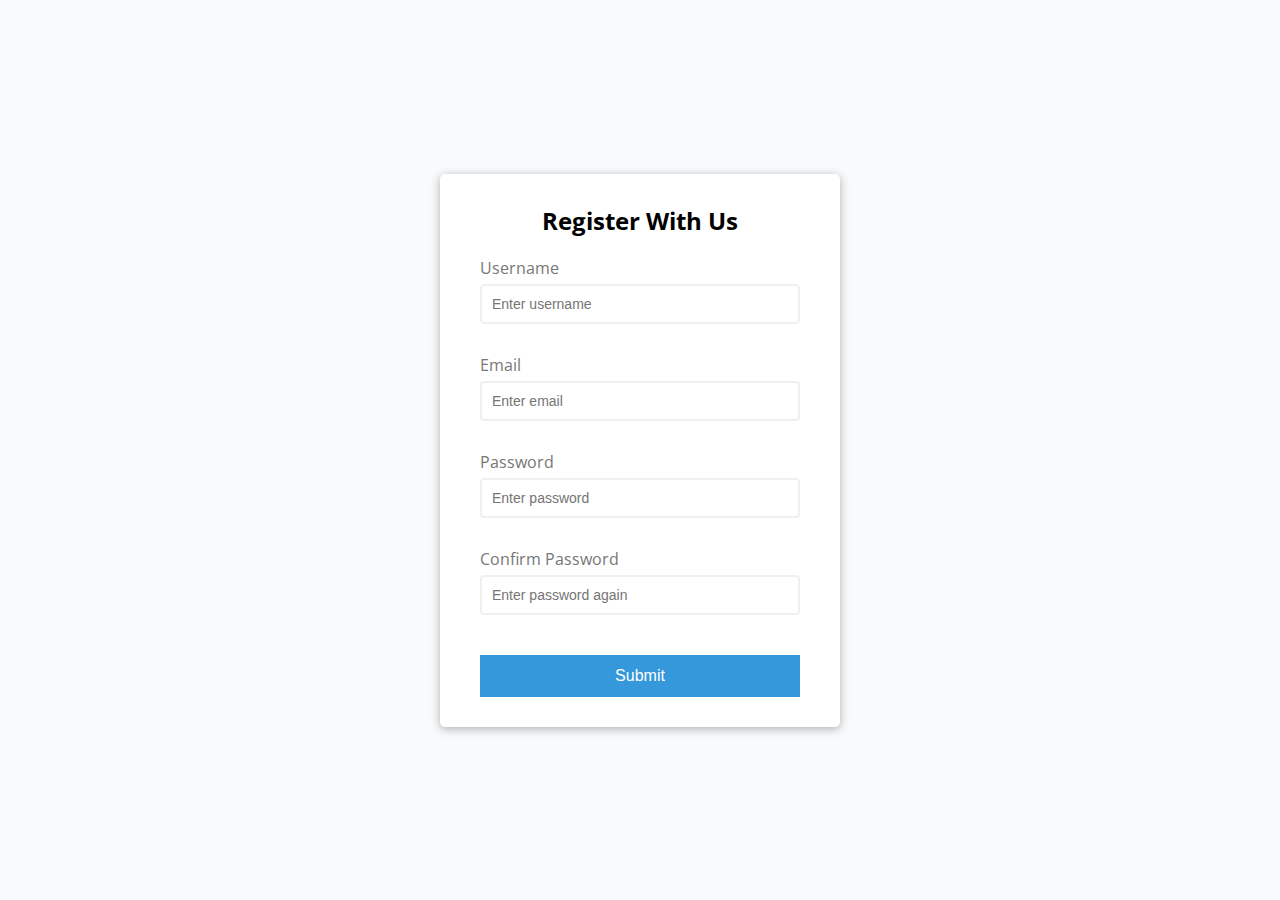
<file: 1.Form Validator/index.html>
<!DOCTYPE html>
<html lang="en">
<head>
    <meta charset="UTF-8">
    <meta name="viewport" content="width=device-width, initial-scale=1.0">
    <link rel="stylesheet" href="style.css">
    <title>Form Validator - Garry Ghotra</title>
</head>
<body>
    <div class="container">
        <form action="" id="form" class="form">
            <h2>Register With Us</h2>
            <div class="form-control">
                <label for="username">Username</label>
                <input type="text" id="username" name="" placeholder="Enter username">
                <small>Error Message</small>
            </div>
            <div class="form-control">
                <label for="email">Email</label>
                <input type="text" id="email" name="" placeholder="Enter email">
                <small>Error Message</small>
            </div>
            <div class="form-control">
                <label for="password">Password</label>
                <input type="password" id="password" name="" placeholder="Enter password">
                <small>Error Message</small>
            </div>
            <div class="form-control">
                <label for="password2">Confirm Password</label>
                <input type="password" id="password2" name="" placeholder="Enter password again">
                <small>Error Message</small>
            </div>
            <button type="submit">Submit</button>
        </form>

    </div>
    <script src="script.js"></script>
</body>
</html>
</file>
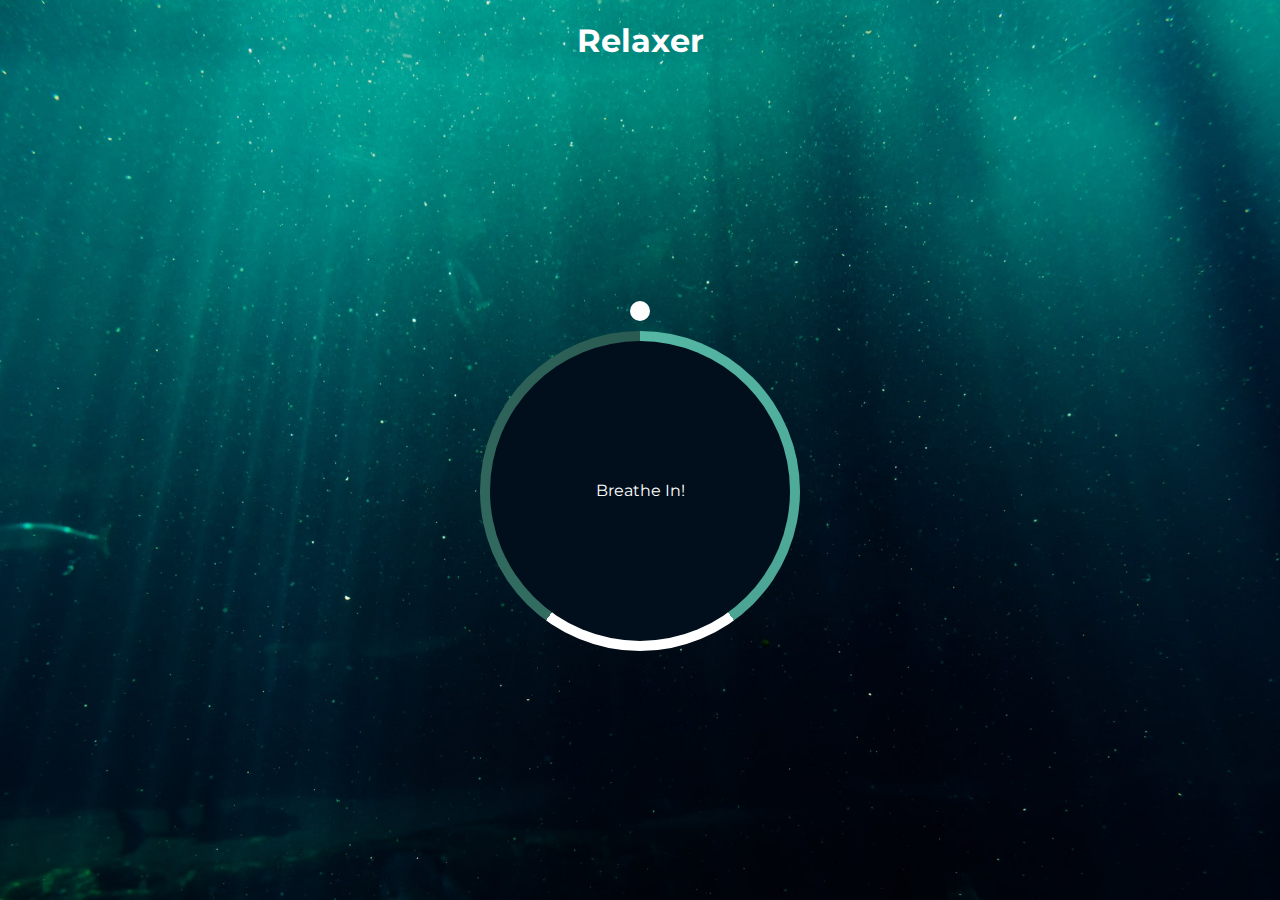
<file: 10.Relaxer App/index.html>
<!DOCTYPE html>
<html lang="en">
  <head>
    <meta charset="UTF-8" />
    <meta name="viewport" content="width=device-width, initial-scale=1.0" />
    <meta http-equiv="X-UA-Compatible" content="ie=edge" />
    <link rel="stylesheet" href="style.css" />
    <title>Relaxer</title>
  </head>
  <body>
    <h1>Relaxer</h1>

    <div class="container" id="container">
      <div class="circle"></div>

      <p id="text"></p>

      <div class="pointer-container">
        <span class="pointer"></span>
      </div>

      <div class="gradient-circle"></div>
    </div>

    <script src="script.js"></script>
  </body>
</html>
</file>
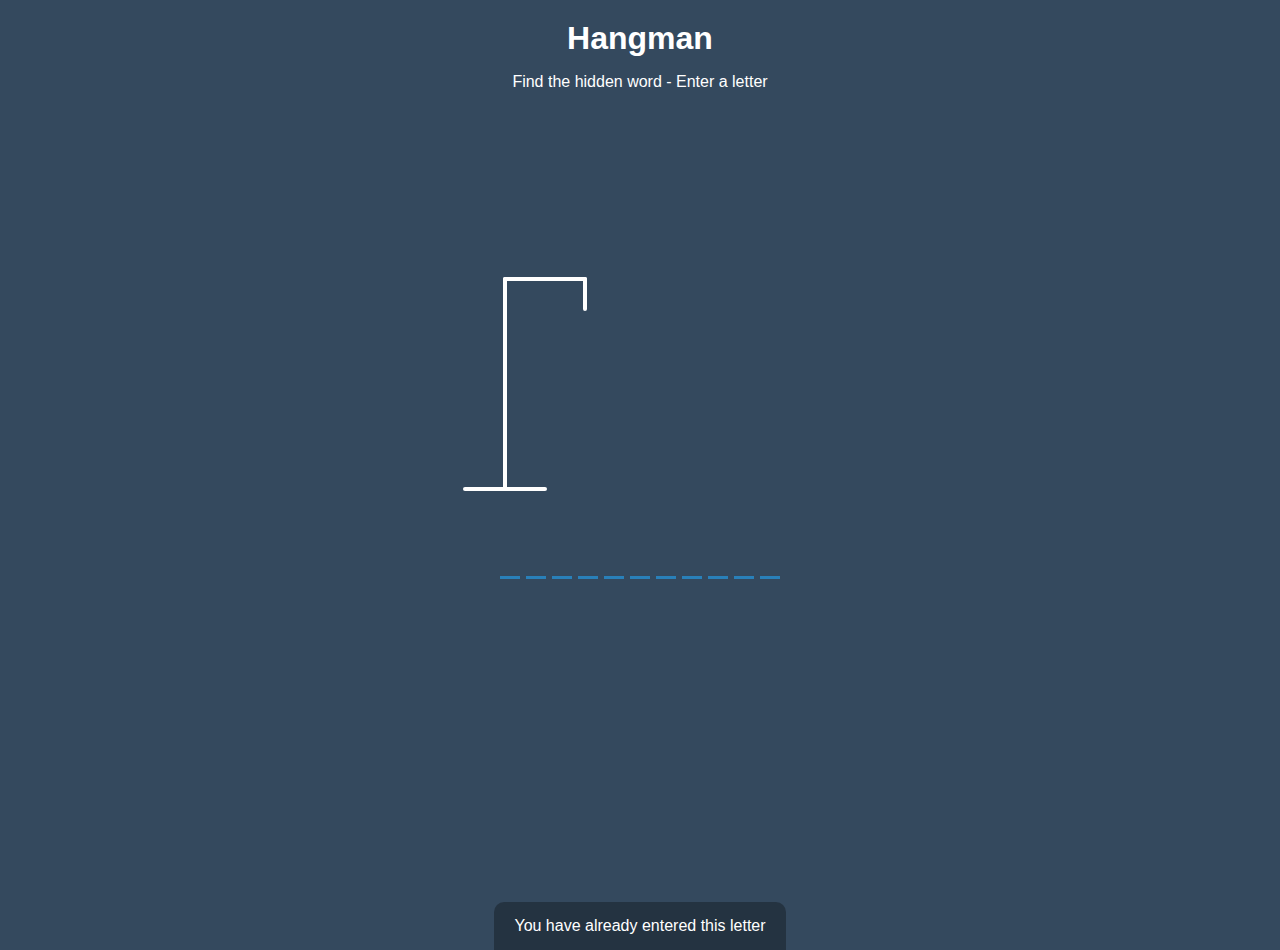
<file: 12.Hangman/index.html>
<!DOCTYPE html>
<html lang="en">
  <head>
    <meta charset="UTF-8" />
    <meta name="viewport" content="width=device-width, initial-scale=1.0" />
    <meta http-equiv="X-UA-Compatible" content="ie=edge" />
    <link rel="stylesheet" href="style.css" />
    <title>Hangman</title>
  </head>
  <body>
    <h1>Hangman</h1>
    <p>Find the hidden word - Enter a letter</p>
    <div class="game-container">
      <svg height="250" width="200" class="figure-container">
        <!-- Rod -->
        <line x1="60" y1="20" x2="140" y2="20" />
        <line x1="140" y1="20" x2="140" y2="50" />
        <line x1="60" y1="20" x2="60" y2="230" />
        <line x1="20" y1="230" x2="100" y2="230" />

        <!-- Head -->
        <circle cx="140" cy="70" r="20" class="figure-part" />
        <!-- Body -->
        <line x1="140" y1="90" x2="140" y2="150" class="figure-part" />
        <!-- Arms -->
        <line x1="140" y1="120" x2="120" y2="100" class="figure-part" />
        <line x1="140" y1="120" x2="160" y2="100" class="figure-part" />
        <!-- Legs -->
        <line x1="140" y1="150" x2="120" y2="180" class="figure-part" />
        <line x1="140" y1="150" x2="160" y2="180" class="figure-part" />
      </svg>

      <div class="wrong-letters-container">
        <div id="wrong-letters"></div>
      </div>

      <div class="word" id="word"></div>
    </div>

    <!-- Container for final message -->
    <div class="popup-container" id="popup-container">
      <div class="popup">
        <h2 id="final-message"></h2>
        <button id="play-button">Play Again</button>
      </div>
    </div>

    <!-- Notification -->
    <div class="notification-container" id="notification-container">
      <p>You have already entered this letter</p>
    </div>

    <script src="script.js"></script>
  </body>
</html>
</file>
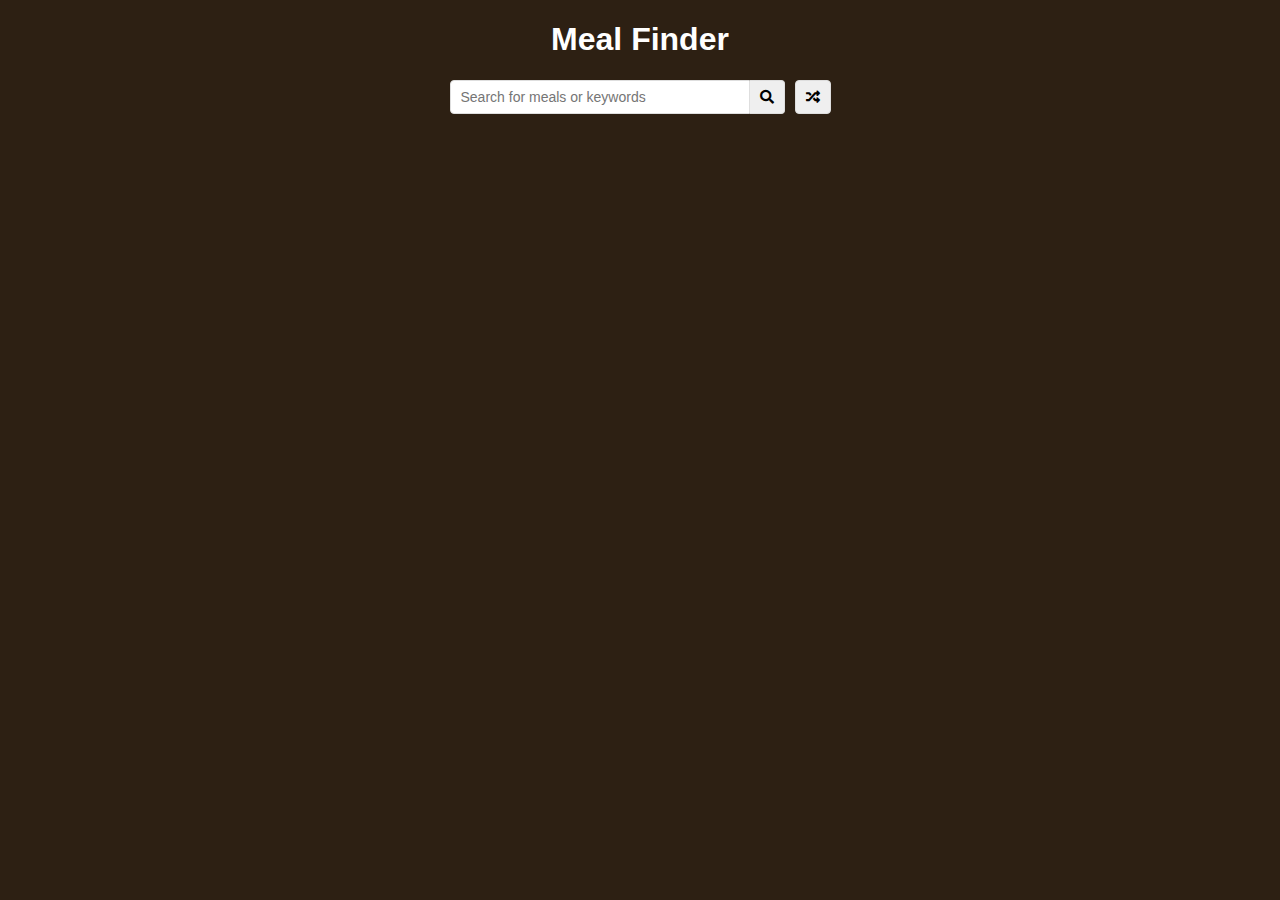
<file: 13.Meal Finder/index.html>
<!DOCTYPE html>
<html lang="en">
  <head>
    <meta charset="UTF-8" />
    <meta name="viewport" content="width=device-width, initial-scale=1.0" />
    <meta http-equiv="X-UA-Compatible" content="ie=edge" />
    <link
      rel="stylesheet"
      href="https://cdnjs.cloudflare.com/ajax/libs/font-awesome/5.10.2/css/all.min.css"
    />
    <link rel="stylesheet" href="style.css" />
    <title>Meal Finder</title>
  </head>
  <body>
    <div class="container">
      <h1>Meal Finder</h1>
      <div class="flex">
        <form class="flex" id="submit">
          <input
            type="text"
            id="search"
            placeholder="Search for meals or keywords"
          />
          <button class="search-btn" type="submit">
            <i class="fas fa-search"></i>
          </button>
        </form>
        <button class="random-btn" id="random">
          <i class="fas fa-random"></i>
        </button>
      </div>

      <div id="result-heading"></div>
      <div id="meals" class="meals"></div>
      <div id="single-meal"></div>
    </div>

    <script src="script.js"></script>
  </body>
</html>
</file>
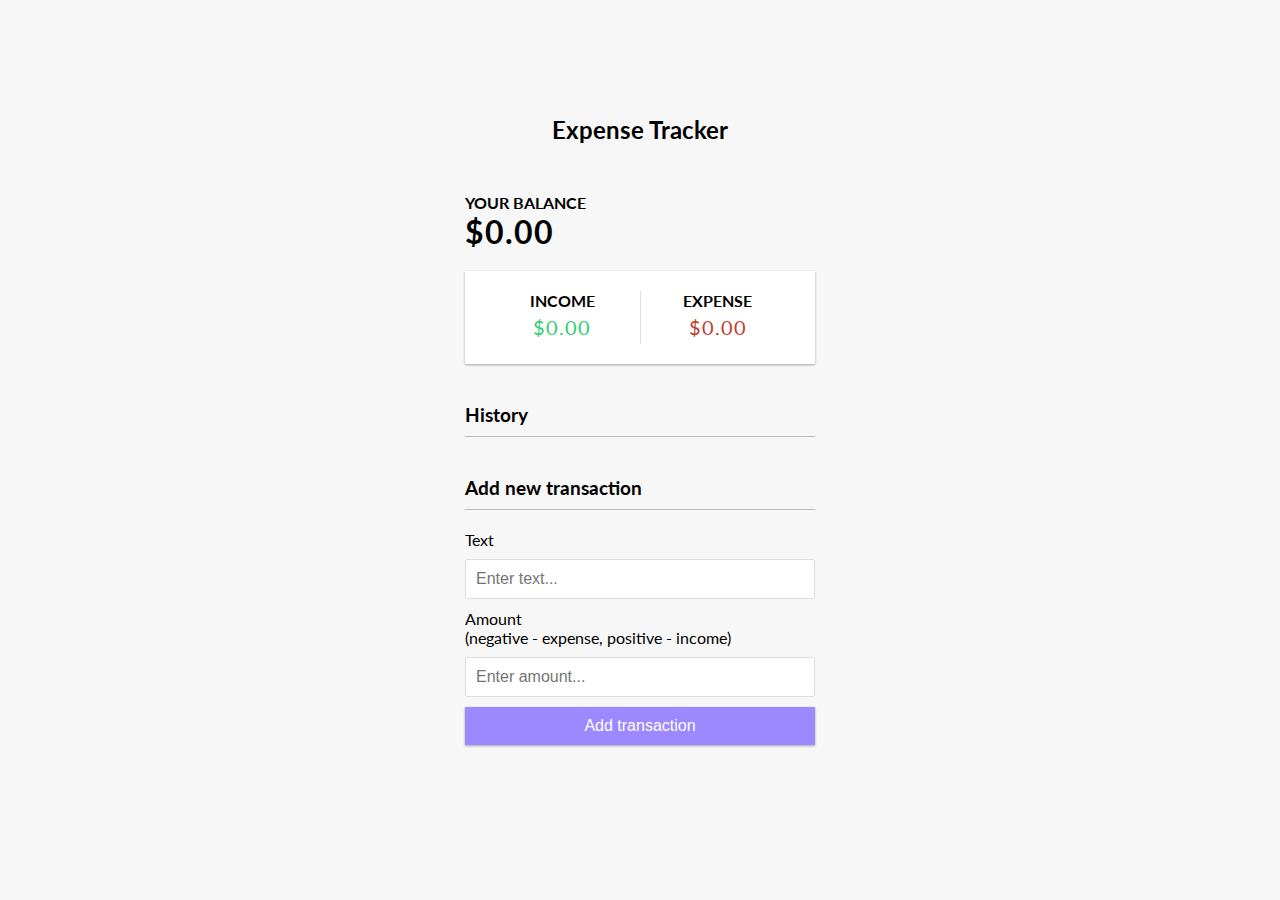
<file: 14.Expense Tracker/index.html>
<!DOCTYPE html>
<html lang="en">
  <head>
    <meta charset="UTF-8" />
    <meta name="viewport" content="width=device-width, initial-scale=1.0" />
    <meta http-equiv="X-UA-Compatible" content="ie=edge" />
    <link rel="stylesheet" href="style.css" />
    <title>Expense Tracker</title>
  </head>
  <body>
    <h2>Expense Tracker</h2>

    <div class="container">
      <h4>Your Balance</h4>
      <h1 id="balance">$0.00</h1>

      <div class="inc-exp-container">
        <div>
          <h4>Income</h4>
          <p id="money-plus" class="money plus">+$0.00</p>
        </div>
        <div>
          <h4>Expense</h4>
          <p id="money-minus" class="money minus">-$0.00</p>
        </div>
      </div>

      <h3>History</h3>
      <ul id="list" class="list">
        <!-- <li class="minus">
          Cash <span>-$400</span><button class="delete-btn">x</button>
        </li> -->
      </ul>

      <h3>Add new transaction</h3>
      <form id="form">
        <div class="form-control">
          <label for="text">Text</label>
          <input type="text" id="text" placeholder="Enter text..." />
        </div>
        <div class="form-control">
          <label for="amount"
            >Amount <br />
            (negative - expense, positive - income)</label
          >
          <input type="number" id="amount" placeholder="Enter amount..." />
        </div>
        <button class="btn">Add transaction</button>
      </form>
    </div>

    <script src="script.js"></script>
  </body>
</html>
</file>
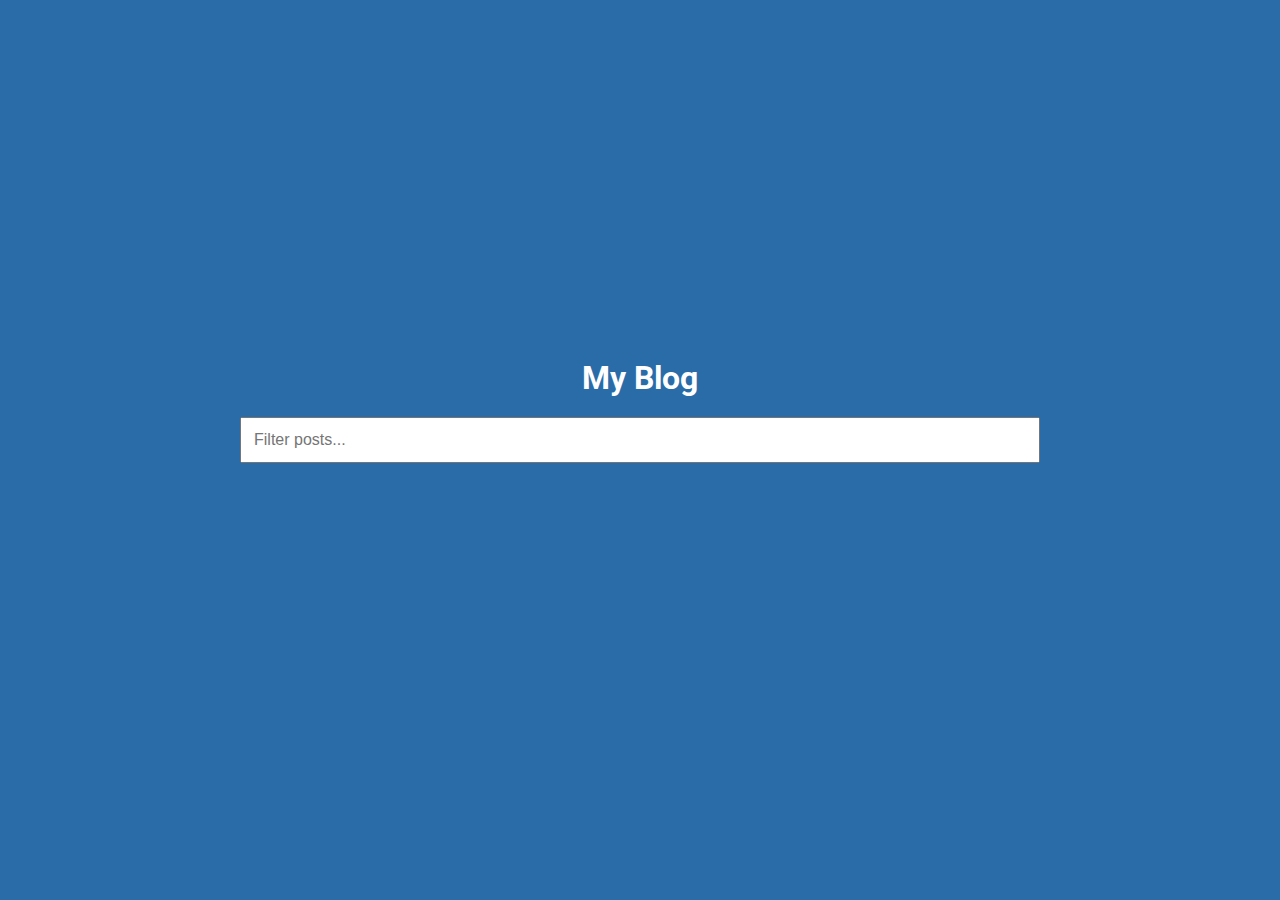
<file: 15.Infinite Scroll Blog/index.html>
<!DOCTYPE html>
<html lang="en">
  <head>
    <meta charset="UTF-8" />
    <meta name="viewport" content="width=device-width, initial-scale=1.0" />
    <meta http-equiv="X-UA-Compatible" content="ie=edge" />
    <link rel="stylesheet" href="style.css" />
    <title>My Blog</title>
  </head>
  <body>
    <h1>My Blog</h1>

    <div class="filter-container">
      <input
        type="text"
        id="filter"
        class="filter"
        placeholder="Filter posts..."
      />
    </div>

    <div id="posts-container"></div>

    <div class="loader">
      <div class="circle"></div>
      <div class="circle"></div>
      <div class="circle"></div>
    </div>

    <script src="script.js"></script>
  </body>
</html>
</file>
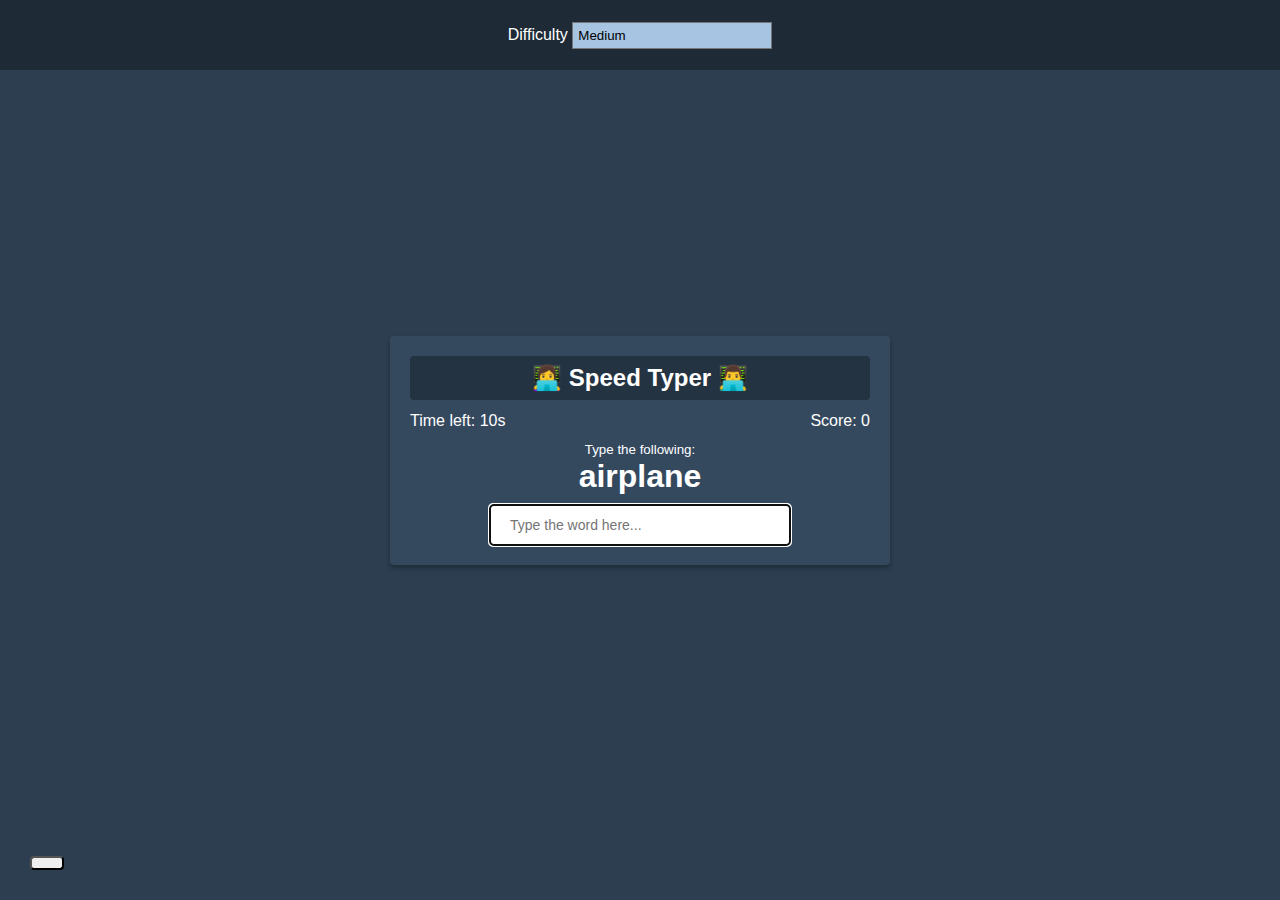
<file: 16.Typing Game/index.html>
<!DOCTYPE html>
<html lang="en">
  <head>
    <meta charset="UTF-8" />
    <meta name="viewport" content="width=device-width, initial-scale=1.0" />
    <meta http-equiv="X-UA-Compatible" content="ie=edge" />
    <link
      rel="stylesheet"
      href="https://cdnjs.cloudflare.com/ajax/libs/font-awesome/5.11.2/css/all.min.css"
      integrity="sha256-+N4/V/SbAFiW1MPBCXnfnP9QSN3+Keu+NlB+0ev/YKQ="
      crossorigin="anonymous"
    />
    <link rel="stylesheet" href="style.css" />
    <title>Speed Typer</title>
  </head>
  <body>
    <button id="settings-btn" class="settings-btn">
      <i class="fas fa-cog"></i>
    </button>

    <div id="settings" class="settings">
      <form id="settings-form">
        <div>
          <label for="difficulty">Difficulty</label>
          <select id="difficulty">
            <option value="easy">Easy</option>
            <option value="medium">Medium</option>
            <option value="hard">Hard</option>
          </select>
        </div>
      </form>
    </div>

    <div class="container">
      <h2>👩‍💻 Speed Typer 👨‍💻</h2>
      <small>Type the following:</small>

      <h1 id="word"></h1>

      <input
        type="text"
        id="text"
        autocomplete="off"
        placeholder="Type the word here..."
      />

      <p class="time-container">Time left: <span id="time">10s</span></p>

      <p class="score-container">Score: <span id="score">0</span></p>

      <div id="end-game-container" class="end-game-container"></div>
    </div>

    <script src="script.js"></script>
  </body>
</html>
</file>
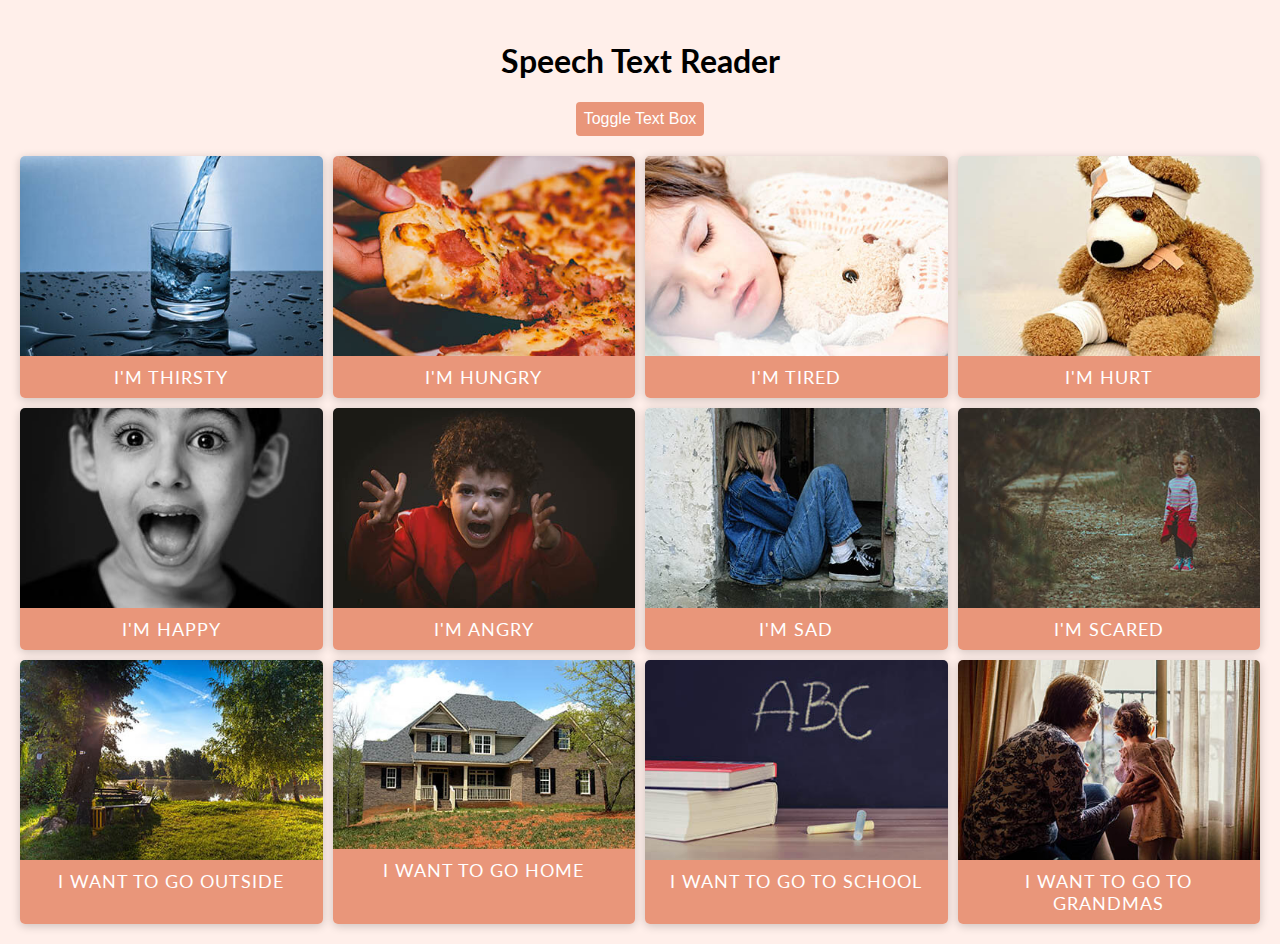
<file: 17.Speech Text Reader/index.html>
<!DOCTYPE html>
<html lang="en">
  <head>
    <meta charset="UTF-8" />
    <meta name="viewport" content="width=device-width, initial-scale=1.0" />
    <meta http-equiv="X-UA-Compatible" content="ie=edge" />
    <link rel="stylesheet" href="style.css" />
    <title>Speech Text Reader</title>
  </head>
  <body>
    <div class="container">
      <h1>Speech Text Reader</h1>
      <button id="toggle" class="btn btn-toggle">
        Toggle Text Box
      </button>
      <div id="text-box" class="text-box">
        <div id="close" class="close">X</div>
        <h3>Choose Voice</h3>
        <select id="voices"></select>
        <textarea id="text" placeholder="Enter text to read..."></textarea>
        <button class="btn" id="read">Read Text</button>
      </div>
      <main></main>
    </div>

    <script src="script.js"></script>
  </body>
</html>
</file>
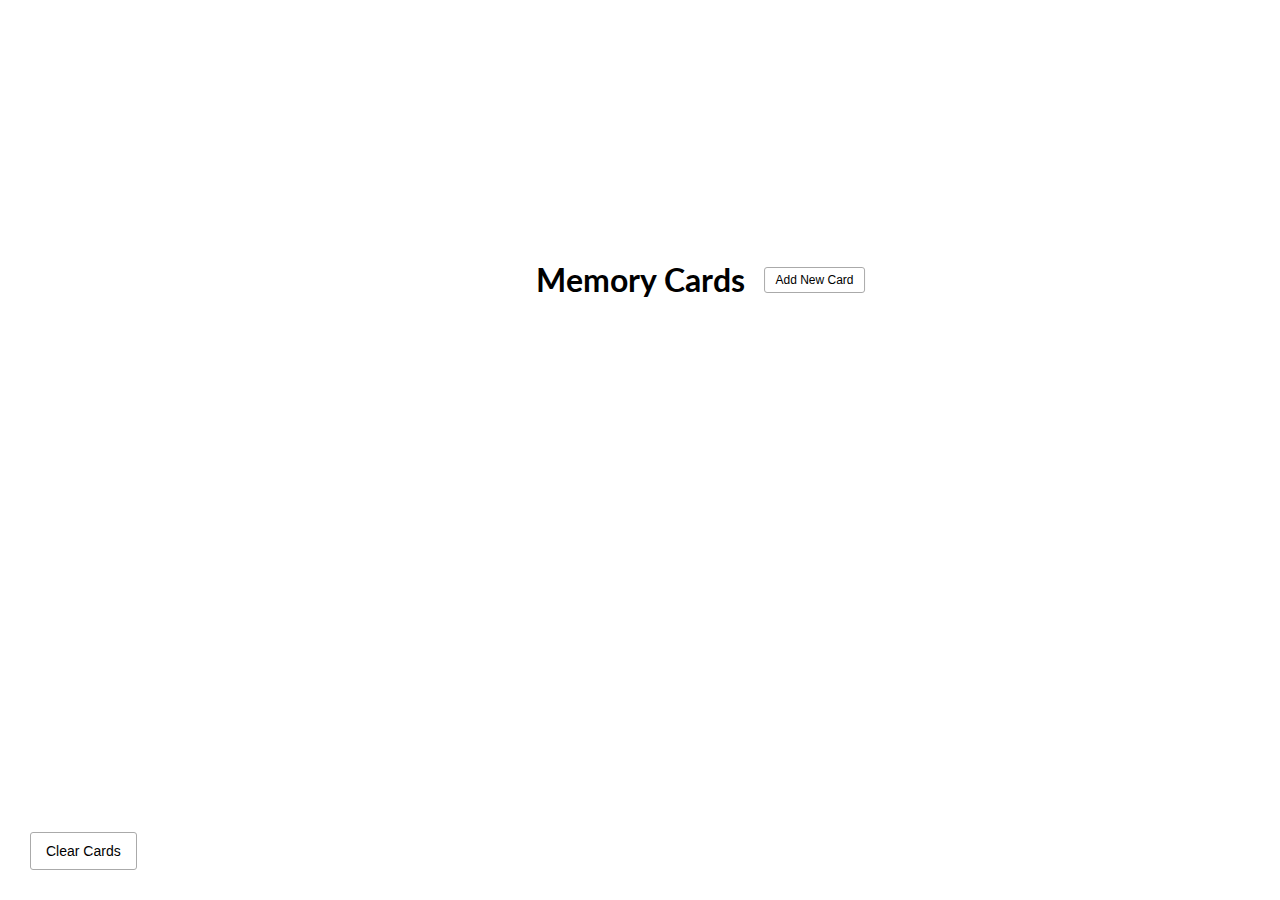
<file: 18.Memory Cards/index.html>
<!DOCTYPE html>
<html lang="en">
  <head>
    <meta charset="UTF-8" />
    <meta name="viewport" content="width=device-width, initial-scale=1.0" />
    <meta http-equiv="X-UA-Compatible" content="ie=edge" />
    <link
      rel="stylesheet"
      href="https://cdnjs.cloudflare.com/ajax/libs/font-awesome/5.11.2/css/all.min.css"
      integrity="sha256-+N4/V/SbAFiW1MPBCXnfnP9QSN3+Keu+NlB+0ev/YKQ="
      crossorigin="anonymous"
    />
    <link rel="stylesheet" href="style.css" />
    <title>Memory Cards</title>
  </head>
  <body>
    <button id="clear" class="clear btn">
      <i class="fas fa-trash"></i> Clear Cards
    </button>

    <h1>
      Memory Cards
      <button id="show" class="btn btn-small">
        <i class="fas fa-plus"></i> Add New Card
      </button>
    </h1>

    <div id="cards-container" class="cards">
      <!-- <div class="card active">
        <div class="inner-card">
          <div class="inner-card-front">
            <p>
              What is PHP?
            </p>
          </div>
          <div class="inner-card-back">
            <p>
              A programming language
            </p>
          </div>
        </div>
      </div>

      <div class="card">
        <div class="inner-card">
          <div class="inner-card-front">
            <p>
              What is PHP?
            </p>
          </div>
          <div class="inner-card-back">
            <p>
              A programming language
            </p>
          </div>
        </div>
      </div> -->
    </div>

    <div class="navigation">
      <button id="prev" class="nav-button">
        <i class="fas fa-arrow-left"></i>
      </button>

      <p id="current"></p>

      <button id="next" class="nav-button">
        <i class="fas fa-arrow-right"></i>
      </button>
    </div>

    <div id="add-container" class="add-container">
      <h1>
        Add New Card
        <button id="hide" class="btn btn-small btn-ghost">
          <i class="fas fa-times"></i>
        </button>
      </h1>

      <div class="form-group">
        <label for="question">Question</label>
        <textarea id="question" placeholder="Enter question..."></textarea>
      </div>

      <div class="form-group">
        <label for="answer">Answer</label>
        <textarea id="answer" placeholder="Enter Answer..."></textarea>
      </div>

      <button id="add-card" class="btn">
        <i class="fas fa-plus"></i> Add Card
      </button>
    </div>

    <script src="script.js"></script>
  </body>
</html>
</file>
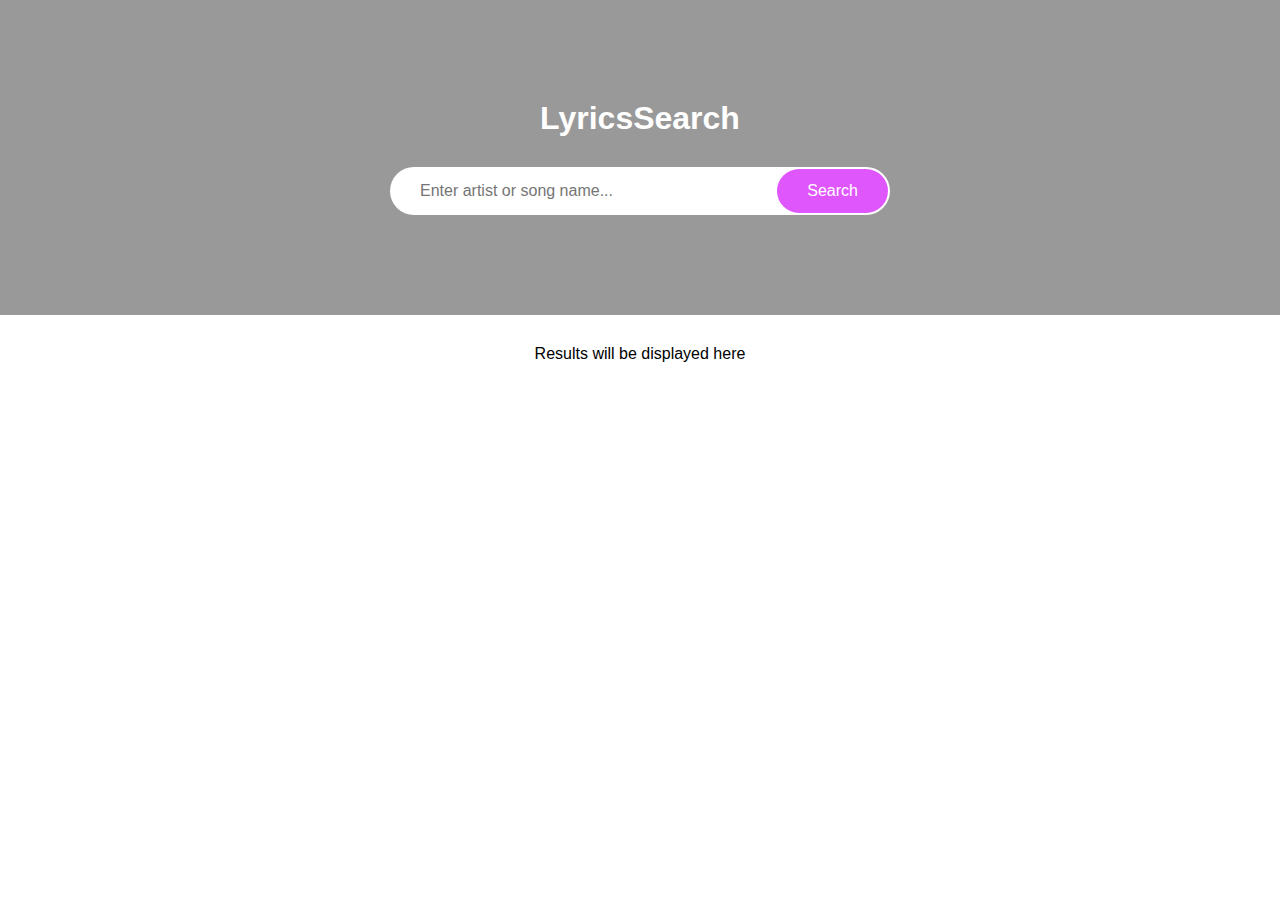
<file: 19.Lyrics Search/index.html>
<!DOCTYPE html>
<html lang="en">
  <head>
    <meta charset="UTF-8" />
    <meta name="viewport" content="width=device-width, initial-scale=1.0" />
    <meta http-equiv="X-UA-Compatible" content="ie=edge" />
    <link rel="stylesheet" href="style.css" />
    <title>LyricsSearch</title>
  </head>
  <body>
    <header>
      <h1>LyricsSearch</h1>

      <form id="form">
        <input
          type="text"
          id="search"
          placeholder="Enter artist or song name..."
        />
        <button>Search</button>
      </form>
    </header>

    <div id="result" class="container">
      <p>Results will be displayed here</p>
    </div>

    <div id="more" class="container centered"></div>

    <script src="script.js"></script>
  </body>
</html>
</file>
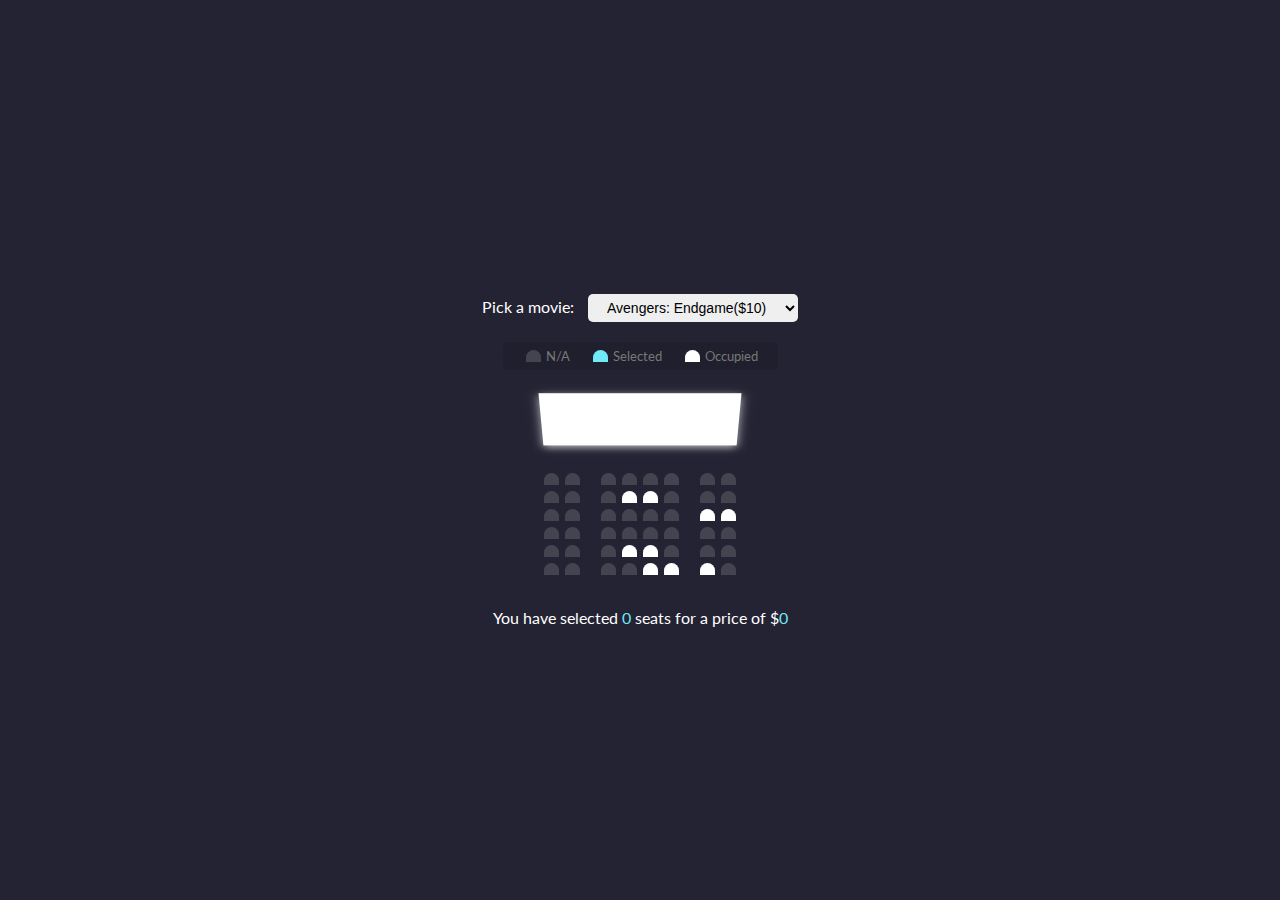
<file: 2.Movie Seat Booking/index.html>
<!DOCTYPE html>
<html lang="en">
<head>
    <meta charset="UTF-8">
    <meta name="viewport" content="width=device-width, initial-scale=1.0">
    <link rel="stylesheet" href="style.css">
    <title>Movie Seat Booking</title>
</head>
<body>
    <div class="movie-container">
        <label for="">Pick a movie:</label>
        <select name="" id="movie">
            <option value="10">Avengers: Endgame($10)</option>
            <option value="12">Joker ($12)</option>
            <option value="8">Toy Story 4 ($8)</option>
            <option value="9">The Lion King ($9)</option>
        </select>
    </div>
    <ul class="showcase">
        <li>
            <div class="seat"></div>
            <small>N/A</small>
        </li>
        <li>
            <div class="seat selected"></div>
            <small>Selected</small>
        </li>
        <li>
            <div class="seat occupied"></div>
            <small>Occupied</small>
        </li>

    </ul>
    <div class="container">
        <div class="screen"></div>

        <div class="row">

            <div class="seat"></div>
            <div class="seat"></div>
            <div class="seat"></div>
            <div class="seat"></div>
            <div class="seat"></div>
            <div class="seat"></div>
            <div class="seat"></div>
            <div class="seat"></div>
        </div>
        <div class="row">
            <div class="seat"></div>
            <div class="seat"></div>
            <div class="seat"></div>
            <div class="seat occupied"></div>
            <div class="seat occupied"></div>
            <div class="seat"></div>
            <div class="seat"></div>
            <div class="seat"></div>
        </div>
        <div class="row">
            <div class="seat"></div>
            <div class="seat"></div>
            <div class="seat"></div>
            <div class="seat"></div>
            <div class="seat"></div>
            <div class="seat"></div>
            <div class="seat occupied"></div>
            <div class="seat occupied"></div>
        </div>
        <div class="row">
            <div class="seat"></div>
            <div class="seat"></div>
            <div class="seat"></div>
            <div class="seat"></div>
            <div class="seat"></div>
            <div class="seat"></div>
            <div class="seat"></div>
            <div class="seat"></div>
        </div>
        <div class="row">
            <div class="seat"></div>
            <div class="seat"></div>
            <div class="seat"></div>
            <div class="seat occupied"></div>
            <div class="seat occupied"></div>
            <div class="seat"></div>
            <div class="seat"></div>
            <div class="seat"></div>
        </div>
        <div class="row">
            <div class="seat"></div>
            <div class="seat"></div>
            <div class="seat"></div>
            <div class="seat"></div>
            <div class="seat occupied"></div>
            <div class="seat occupied"></div>
            <div class="seat occupied"></div>
            <div class="seat"></div>
        </div>
    </div>
    

    <p class="text">You have selected <span id="count">0</span> seats for a price of $<span id="total">0</span></p>

    <script src="script.js"></script>
</body>
</html>
</file>
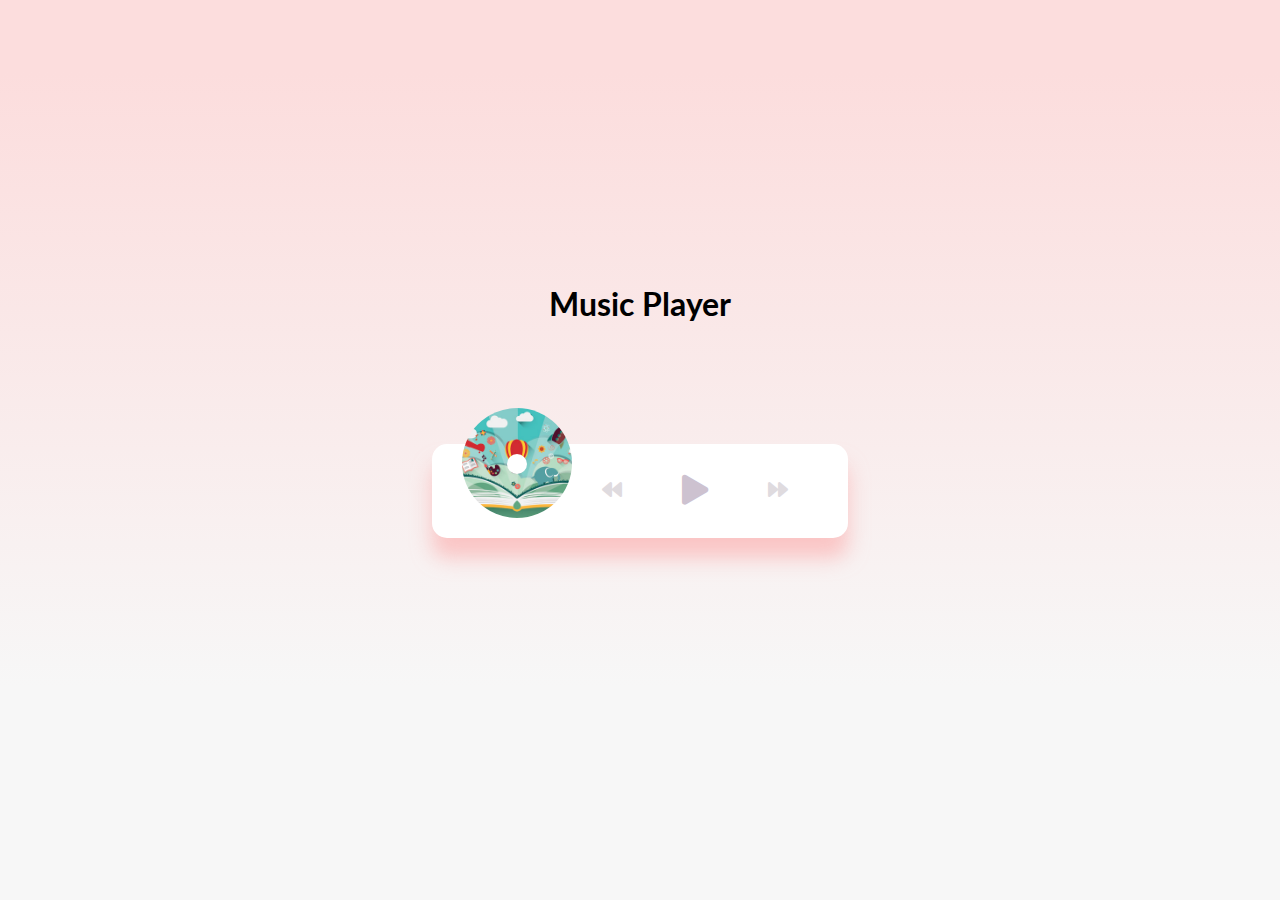
<file: 20.Music Player/index.html>
<!DOCTYPE html>
<html lang="en">
  <head>
    <meta charset="UTF-8" />
    <meta name="viewport" content="width=device-width, initial-scale=1.0" />
    <meta http-equiv="X-UA-Compatible" content="ie=edge" />
    <link
      rel="stylesheet"
      href="https://cdnjs.cloudflare.com/ajax/libs/font-awesome/5.10.2/css/all.min.css"
    />
    <link rel="stylesheet" href="style.css" />
    <title>Music Player</title>
  </head>
  <body>
    <h1>Music Player</h1>

    <div class="music-container" id="music-container">
      <div class="music-info">
        <h4 id="title"></h4>
        <div class="progress-container" id="progress-container">
          <div class="progress" id="progress"></div>
        </div>
      </div>

      <audio src="music/ukulele.mp3" id="audio"></audio>

      <div class="img-container">
        <img src="images/ukulele.jpg" alt="music-cover" id="cover" />
      </div>
      <div class="navigation">
        <button id="prev" class="action-btn">
          <i class="fas fa-backward"></i>
        </button>
        <button id="play" class="action-btn action-btn-big">
          <i class="fas fa-play"></i>
        </button>
        <button id="next" class="action-btn">
          <i class="fas fa-forward"></i>
        </button>
      </div>
    </div>

    <script src="script.js"></script>
  </body>
</html>
</file>
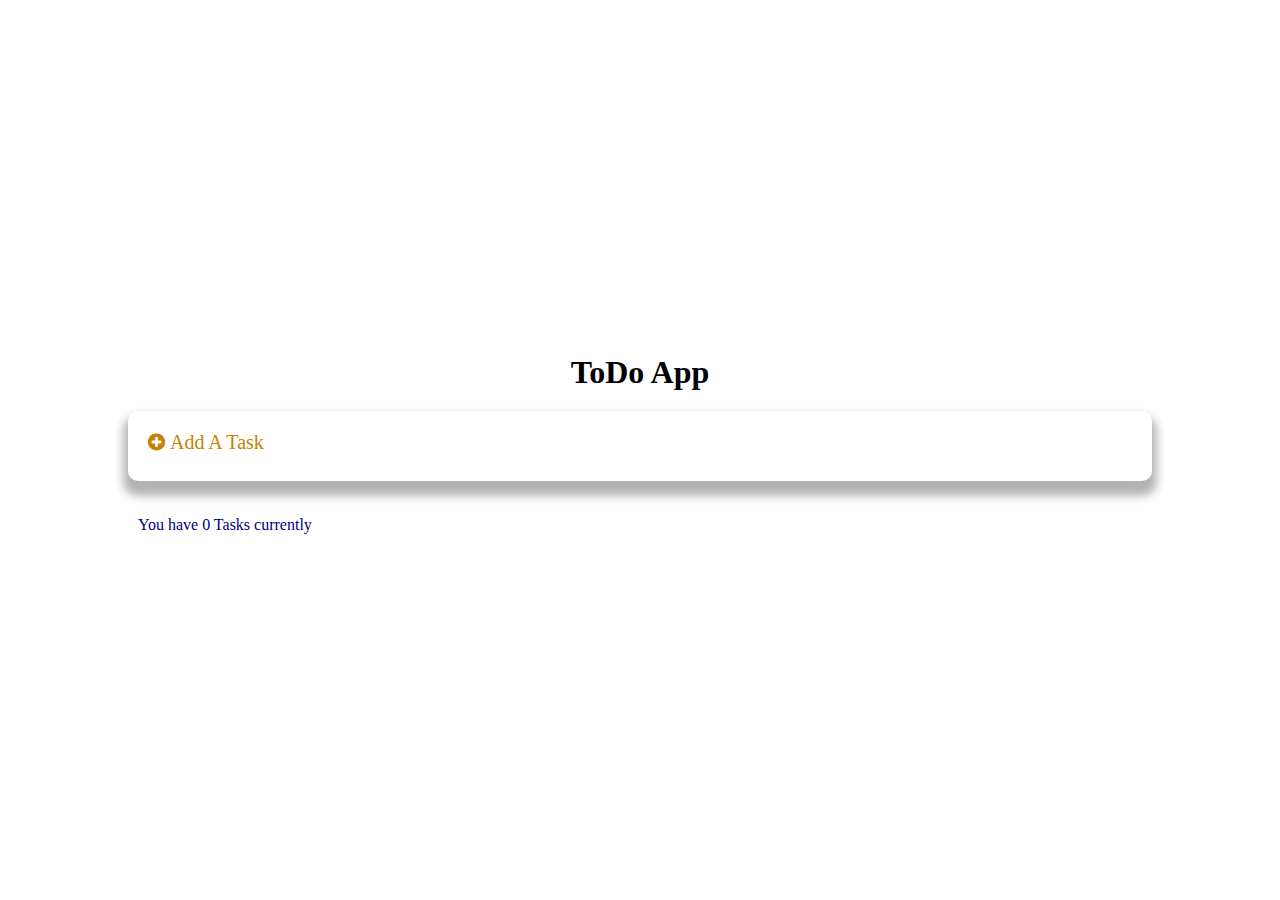
<file: 3.ToDo App/index.html>
<!DOCTYPE html>
<html lang="en">
<head>
    
    <meta charset="UTF-8">
    <meta name="viewport" content="width=device-width, initial-scale=1.0">
    <link rel="stylesheet" href="style.css">
    <link rel="stylesheet" href="https://stackpath.bootstrapcdn.com/font-awesome/4.7.0/css/font-awesome.min.css">
    <link
    rel="stylesheet"
    href="https://cdnjs.cloudflare.com/ajax/libs/animate.css/4.1.1/animate.min.css"
    />
    <title>ToDo App - Garry Ghotra</title>
</head>
<body>
    <h1 class="animate__animated animate__bounce">ToDo App</h1>

    <div class="container">
        <div class="addTask pointer" id="addTaskBtn" onClick="addTask()">
            <i class="fa fa-plus-circle"></i>Add A Task
        </div>
        <div class="taskDetails" id="taskDetails">
            <i class="fa fa-close pointer" onClick="addTask()""></i>
            <form action="" id="form">
                <div class="inputs">
                    <label>Task Name:</label>
                    <input type="text" name="nameOfTask" placeholder="Name of Task" required>
                </div>
                <div class="inputs">
                    <label>Date of Task:</label>
                    <input type="date" name="dateOfTask">
                </div>
                <div class="inputs">
                    <label>Set Time:</label>
                    <input type="time" name="timeOfTask" id="">
                </div>
                <div class="inputs">
                    <label>Write Something about the task:</label>
                    <input type="text" name="description" placeholder="Brief Description">
                </div>
                
                <button type="submit" class="pointer" id="addNewTask">Add Task</button>
            </form>
        </div>
    </div>

    <div class="entries" id="entries">
        <p class="displayText"> You have <span>0</span> Tasks currently</p>
    </div>


    <script src="script.js"></script>
</body>
</html>
</file>
<file: 1.Form Validator/style.css>
@import url('https://fonts.googleapis.com/css2?family=Open+Sans:wght@300&display=swap');

:root{
    --success-color: #2ecc71;
    --error-color: #e74c3c;
}

*{
    box-sizing: border-box;
    margin: 0;
    padding: 0;
}
body{
    background-color: #f9fafb;
    font-family: 'Open Sans', sans-serif;
    display: flex;
    align-items: center;
    justify-content: center;
    min-height: 100vh;
}

.container{
    background-color: #fff;
    border-radius: 5px;
    box-shadow: 0 2px 10px rgba(0,0,0,0.3);
    width: 400px;
}
h2{
    text-align: center;
    margin-bottom: 20px;
}
.form{
    padding: 30px 40px;
}
.form-control{
    margin-bottom: 10px;
    padding-bottom: 20px;
    position: relative;
}
.form-control label{
    color: #777;
    display: block;
    margin-bottom: 5px;
}
.form-control input{
    border: 2px solid #f0f0f0;
    border-radius: 4px;
    display: block;
    width: 100%;
    padding: 10px;
    font-size: 14px;
}

.form-control input:focus{
    outline: 0;
    border-color: #777;
}
.form-control.success input{
    border-color: var(--success-color);
}
.form-control.error input{
    border-color: var(--error-color);
}
.form-control small{
    color: var(--error-color);
    position: absolute;
    bottom: 0;
    left: 0;
    visibility: hidden;
}
.form-control.error small{
    visibility: visible;
}
.form button{
    cursor: pointer;
    background-color: #3498db;
    border: 2px solid #3498db;
    color: #fff;
    display: block;
    font-size: 16px;
    padding: 10px;
    margin-top: 20px;
    width: 100%;
}
</file>
<file: 10.Relaxer App/style.css>
@import url('https://fonts.googleapis.com/css?family=Montserrat&display=swap');

* {
  box-sizing: border-box;
}

body {
  background: #224941 url('./img/bg.jpg') no-repeat center center/cover;
  color: #fff;
  font-family: 'Montserrat', sans-serif;
  min-height: 100vh;
  overflow: hidden;
  display: flex;
  flex-direction: column;
  align-items: center;
  margin: 0;
}

.container {
  display: flex;
  align-items: center;
  justify-content: center;
  margin: auto;
  height: 300px;
  width: 300px;
  position: relative;
  transform: scale(1);
}

.circle {
  background-color: #010f1c;
  height: 100%;
  width: 100%;
  border-radius: 50%;
  position: absolute;
  top: 0;
  left: 0;
  z-index: -1;
}

.gradient-circle {
  background: conic-gradient(
    #55b7a4 0%,
    #4ca493 40%,
    #fff 40%,
    #fff 60%,
    #336d62 60%,
    #2a5b52 100%
  );
  height: 320px;
  width: 320px;
  z-index: -2;
  border-radius: 50%;
  position: absolute;
  top: -10px;
  left: -10px;
}

.pointer {
  background-color: #fff;
  border-radius: 50%;
  height: 20px;
  width: 20px;
  display: block;
}

.pointer-container {
  position: absolute;
  top: -40px;
  left: 140px;
  width: 20px;
  height: 190px;
  animation: rotate 7.5s linear forwards infinite;
  transform-origin: bottom center;
}

@keyframes rotate {
  from {
    transform: rotate(0deg);
  }

  to {
    transform: rotate(360deg);
  }
}

.container.grow {
  animation: grow 3s linear forwards;
}

@keyframes grow {
  from {
    transform: scale(1);
  }

  to {
    transform: scale(1.2);
  }
}

.container.shrink {
  animation: shrink 3s linear forwards;
}

@keyframes shrink {
  from {
    transform: scale(1.2);
  }

  to {
    transform: scale(1);
  }
}
</file>
<file: 12.Hangman/style.css>
* {
  box-sizing: border-box;
}

body {
  background-color: #34495e;
  color: #fff;
  font-family: Arial, Helvetica, sans-serif;
  display: flex;
  flex-direction: column;
  align-items: center;
  height: 80vh;
  margin: 0;
  overflow: hidden;
}

h1 {
  margin: 20px 0 0;
}

.game-container {
  padding: 20px 30px;
  position: relative;
  margin: auto;
  height: 350px;
  width: 450px;
}

.figure-container {
  fill: transparent;
  stroke: #fff;
  stroke-width: 4px;
  stroke-linecap: round;
}

.figure-part {
  display: none;
}

.wrong-letters-container {
  position: absolute;
  top: 20px;
  right: 20px;
  display: flex;
  flex-direction: column;
  text-align: right;
}

.wrong-letters-container p {
  margin: 0 0 5px;
}

.wrong-letters-container span {
  font-size: 24px;
}

.word {
  display: flex;
  position: absolute;
  bottom: 10px;
  left: 50%;
  transform: translateX(-50%);
}

.letter {
  border-bottom: 3px solid #2980b9;
  display: inline-flex;
  font-size: 30px;
  align-items: center;
  justify-content: center;
  margin: 0 3px;
  height: 50px;
  width: 20px;
}

.popup-container {
  background-color: rgba(0, 0, 0, 0.3);
  position: fixed;
  top: 0;
  bottom: 0;
  left: 0;
  right: 0;
  /* display: flex; */
  display: none;
  align-items: center;
  justify-content: center;
}

.popup {
  background: #2980b9;
  border-radius: 5px;
  box-shadow: 0 15px 10px 3px rgba(0, 0, 0, 0.1);
  padding: 20px;
  text-align: center;
}

.popup button {
  cursor: pointer;
  background-color: #fff;
  color: #2980b9;
  border: 0;
  margin-top: 20px;
  padding: 12px 20px;
  font-size: 16px;
}

.popup button:active {
  transform: scale(0.98);
}

.popup button:focus {
  outline: 0;
}

.notification-container {
  background-color: rgba(0, 0, 0, 0.3);
  border-radius: 10px 10px 0 0;
  padding: 15px 20px;
  position: absolute;
  bottom: -50px;
  transition: transform 0.3s ease-in-out;
}

.notification-container p {
  margin: 0;
}

.notification-container.show {
  transform: translateY(-50px);
}
</file>
<file: 13.Meal Finder/style.css>
* {
  box-sizing: border-box;
}

body {
  background: #2d2013;
  color: #fff;
  font-family: Verdana, Geneva, Tahoma, sans-serif;
  margin: 0;
}

.container {
  margin: auto;
  max-width: 800px;
  display: flex;
  flex-direction: column;
  align-items: center;
  justify-content: center;
  text-align: center;
}

.flex {
  display: flex;
}

input,
button {
  border: 1px solid #dedede;
  border-top-left-radius: 4px;
  border-bottom-left-radius: 4px;
  font-size: 14px;
  padding: 8px 10px;
  margin: 0;
}

input[type='text'] {
  width: 300px;
}

.search-btn {
  cursor: pointer;
  border-left: 0;
  border-radius: 0;
  border-top-right-radius: 4px;
  border-bottom-right-radius: 4px;
}

.random-btn {
  cursor: pointer;
  margin-left: 10px;
  border-top-right-radius: 4px;
  border-bottom-right-radius: 4px;
}

.meals {
  display: grid;
  grid-template-columns: repeat(4, 1fr);
  grid-gap: 20px;
  margin-top: 20px;
}

.meal {
  cursor: pointer;
  position: relative;
  height: 180px;
  width: 180px;
  text-align: center;
}

.meal img {
  width: 100%;
  height: 100%;
  border: 4px #fff solid;
  border-radius: 2px;
}

.meal-info {
  position: absolute;
  top: 0;
  left: 0;
  height: 100%;
  width: 100%;
  background: rgba(0, 0, 0, 0.7);
  display: flex;
  align-items: center;
  justify-content: center;
  transition: opacity 0.2s ease-in;
  opacity: 0;
}

.meal:hover .meal-info {
  opacity: 1;
}

.single-meal {
  margin: 30px auto;
  width: 70%;
}

.single-meal img {
  width: 300px;
  margin: 15px;
  border: 4px #fff solid;
  border-radius: 2px;
}

.single-meal-info {
  margin: 20px;
  padding: 10px;
  border: 2px #e09850 dashed;
  border-radius: 5px;
}

.single-meal p {
  margin: o;
  letter-spacing: 0.5px;
  line-height: 1.5;
}

.single-meal ul {
  padding-left: 0;
  list-style-type: none;
}

.single-meal ul li {
  border: 1px solid #ededed;
  border-radius: 5px;
  background-color: #fff;
  display: inline-block;
  color: #2d2013;
  font-size: 12px;
  font-weight: bold;
  padding: 5px;
  margin: 0 5px 5px 0;
}

@media (max-width: 800px) {
  .meals {
    grid-template-columns: repeat(3, 1fr);
  }
}
@media (max-width: 700px) {
  .meals {
    grid-template-columns: repeat(2, 1fr);
  }

  .meal {
    height: 200px;
    width: 200px;
  }
}
@media (max-width: 500px) {
  input[type='text'] {
    width: 100%;
  }

  .meals {
    grid-template-columns: 1fr;
  }

  .meal {
    height: 300px;
    width: 300px;
  }
}
</file>
<file: 14.Expense Tracker/style.css>
@import url('https://fonts.googleapis.com/css?family=Lato&display=swap');

:root {
  --box-shadow: 0 1px 3px rgba(0, 0, 0, 0.12), 0 1px 2px rgba(0, 0, 0, 0.24);
}

* {
  box-sizing: border-box;
}

body {
  background-color: #f7f7f7;
  display: flex;
  flex-direction: column;
  align-items: center;
  justify-content: center;
  min-height: 100vh;
  margin: 0;
  font-family: 'Lato', sans-serif;
}

.container {
  margin: 30px auto;
  width: 350px;
}

h1 {
  letter-spacing: 1px;
  margin: 0;
}

h3 {
  border-bottom: 1px solid #bbb;
  padding-bottom: 10px;
  margin: 40px 0 10px;
}

h4 {
  margin: 0;
  text-transform: uppercase;
}

.inc-exp-container {
  background-color: #fff;
  box-shadow: var(--box-shadow);
  padding: 20px;
  display: flex;
  justify-content: space-between;
  margin: 20px 0;
}

.inc-exp-container > div {
  flex: 1;
  text-align: center;
}

.inc-exp-container > div:first-of-type {
  border-right: 1px solid #dedede;
}

.money {
  font-size: 20px;
  letter-spacing: 1px;
  margin: 5px 0;
}

.money.plus {
  color: #2ecc71;
}

.money.minus {
  color: #c0392b;
}

label {
  display: inline-block;
  margin: 10px 0;
}

input[type='text'],
input[type='number'] {
  border: 1px solid #dedede;
  border-radius: 2px;
  display: block;
  font-size: 16px;
  padding: 10px;
  width: 100%;
}

.btn {
  cursor: pointer;
  background-color: #9c88ff;
  box-shadow: var(--box-shadow);
  color: #fff;
  border: 0;
  display: block;
  font-size: 16px;
  margin: 10px 0 30px;
  padding: 10px;
  width: 100%;
}

.btn:focus,
.delete-btn:focus {
  outline: 0;
}

.list {
  list-style-type: none;
  padding: 0;
  margin-bottom: 40px;
}

.list li {
  background-color: #fff;
  box-shadow: var(--box-shadow);
  color: #333;
  display: flex;
  justify-content: space-between;
  position: relative;
  padding: 10px;
  margin: 10px 0;
}

.list li.plus {
  border-right: 5px solid #2ecc71;
}

.list li.minus {
  border-right: 5px solid #c0392b;
}

.delete-btn {
  cursor: pointer;
  background-color: #e74c3c;
  border: 0;
  color: #fff;
  font-size: 20px;
  line-height: 20px;
  padding: 2px 5px;
  position: absolute;
  top: 50%;
  left: 0;
  transform: translate(-100%, -50%);
  opacity: 0;
  transition: opacity 0.3s ease;
}

.list li:hover .delete-btn {
  opacity: 1;
}
</file>
<file: 15.Infinite Scroll Blog/style.css>
@import url('https://fonts.googleapis.com/css?family=Roboto&display=swap');

* {
  box-sizing: border-box;
}

body {
  background-color: #296ca8;
  color: #fff;
  font-family: 'Roboto', sans-serif;
  display: flex;
  flex-direction: column;
  align-items: center;
  justify-content: center;
  min-height: 100vh;
  margin: 0;
  padding-bottom: 100px;
}

h1 {
  margin-bottom: 0;
  text-align: center;
}

.filter-container {
  margin-top: 20px;
  width: 80vw;
  max-width: 800px;
}

.filter {
  width: 100%;
  padding: 12px;
  font-size: 16px;
}

.post {
  position: relative;
  background-color: #4992d3;
  box-shadow: 0 2px 4px rgba(0, 0, 0, 0.3);
  border-radius: 3px;
  padding: 20px;
  margin: 40px 0;
  display: flex;
  width: 80vw;
  max-width: 800px;
}

.post .post-title {
  margin: 0;
}

.post .post-body {
  margin: 15px 0 0;
  line-height: 1.3;
}

.post .post-info {
  margin-left: 20px;
}

.post .number {
  position: absolute;
  top: -15px;
  left: -15px;
  font-size: 15px;
  width: 40px;
  height: 40px;
  border-radius: 50%;
  background: #fff;
  color: #296ca8;
  display: flex;
  align-items: center;
  justify-content: center;
  padding: 7px 10px;
}

.loader {
  opacity: 0;
  display: flex;
  position: fixed;
  bottom: 50px;
  transition: opacity 0.3s ease-in;
}

.loader.show {
  opacity: 1;
}

.circle {
  background-color: #fff;
  width: 10px;
  height: 10px;
  border-radius: 50%;
  margin: 5px;
  animation: bounce 0.5s ease-in infinite;
}

.circle:nth-of-type(2) {
  animation-delay: 0.1s;
}

.circle:nth-of-type(3) {
  animation-delay: 0.2s;
}

@keyframes bounce {
  0%,
  100% {
    transform: translateY(0);
  }

  50% {
    transform: translateY(-10px);
  }
}
</file>
<file: 16.Typing Game/style.css>
* {
  box-sizing: border-box;
}

body {
  background-color: #2c3e50;
  display: flex;
  align-items: center;
  justify-content: center;
  min-height: 100vh;
  margin: 0;
  font-family: Verdana, Geneva, Tahoma, sans-serif;
}

button {
  cursor: pointer;
  font-size: 14px;
  border-radius: 4px;
  padding: 5px 15px;
}

select {
  width: 200px;
  padding: 5px;
  appearance: none;
  -webkit-appearance: none;
  -moz-appearance: none;
  border-radius: 0;
  background-color: #a7c5e3;
}

select:focus,
button:focus {
  outline: 0;
}

.settings-btn {
  position: absolute;
  bottom: 30px;
  left: 30px;
}

.settings {
  position: absolute;
  top: 0;
  left: 0;
  width: 100%;
  background-color: rgba(0, 0, 0, 0.3);
  height: 70px;
  color: #fff;
  display: flex;
  align-items: center;
  justify-content: center;
  transform: translateY(0);
  transition: transform 0.3s ease-in-out;
}

.settings.hide {
  transform: translateY(-100%);
}

.container {
  background-color: #34495e;
  padding: 20px;
  border-radius: 4px;
  box-shadow: 0 3px 5px rgba(0, 0, 0, 0.3);
  color: #fff;
  position: relative;
  text-align: center;
  width: 500px;
}

h2 {
  background-color: rgba(0, 0, 0, 0.3);
  padding: 8px;
  border-radius: 4px;
  margin: 0 0 40px;
}

h1 {
  margin: 0;
}

input {
  border: 0;
  border-radius: 4px;
  font-size: 14px;
  width: 300px;
  padding: 12px 20px;
  margin-top: 10px;
}

.score-container {
  position: absolute;
  top: 60px;
  right: 20px;
}

.time-container {
  position: absolute;
  top: 60px;
  left: 20px;
}

.end-game-container {
  background-color: inherit;
  display: none;
  align-items: center;
  justify-content: center;
  flex-direction: column;
  position: absolute;
  top: 0;
  left: 0;
  width: 100%;
  height: 100%;
  z-index: 1;
}
</file>
<file: 17.Speech Text Reader/style.css>
@import url('https://fonts.googleapis.com/css?family=Lato');

* {
  box-sizing: border-box;
}

body {
  background: #ffefea;
  font-family: 'Lato', sans-serif;
  min-height: 100vh;
  margin: 0;
}

h1 {
  text-align: center;
}

.container {
  margin: auto;
  padding: 20px;
}

.btn {
  cursor: pointer;
  background-color: darksalmon;
  border: 0;
  border-radius: 4px;
  color: #fff;
  font-size: 16px;
  padding: 8px;
}

.btn:active {
  transform: scale(0.98);
}

.btn:focus,
select:focus {
  outline: 0;
}

.btn-toggle {
  display: block;
  margin: auto;
  margin-bottom: 20px;
}

.text-box {
  width: 70%;
  position: absolute;
  top: 30%;
  left: 50%;
  transform: translate(-50%, -800px);
  background-color: #333;
  color: #fff;
  padding: 20px;
  border-radius: 5px;
  transition: all 1s ease-in-out;
}

.text-box.show {
  transform: translate(-50%, 0);
}

.text-box select {
  background-color: darksalmon;
  border: 0;
  color: #fff;
  font-size: 12px;
  height: 30px;
  width: 100%;
}

.text-box textarea {
  border: 1px #dadada solid;
  border-radius: 4px;
  font-size: 16px;
  padding: 8px;
  margin: 15px 0;
  width: 100%;
  height: 150px;
}

.text-box .btn {
  width: 100%;
}

.text-box .close {
  float: right;
  text-align: right;
  cursor: pointer;
}

main {
  display: grid;
  grid-template-columns: repeat(4, 1fr);
  grid-gap: 10px;
}

.box {
  box-shadow: 0 2px 10px rgba(0, 0, 0, 0.2);
  border-radius: 5px;
  cursor: pointer;
  display: flex;
  flex-direction: column;
  overflow: hidden;
  transition: box-shadow 0.2s ease-out;
}

.box.active {
  box-shadow: 0 0 10px 5px darksalmon;
}

.box img {
  width: 100%;
  object-fit: cover;
  height: 200px;
}

.box .info {
  background-color: darksalmon;
  color: #fff;
  font-size: 18px;
  letter-spacing: 1px;
  text-transform: uppercase;
  margin: 0;
  padding: 10px;
  text-align: center;
  height: 100%;
}

@media (max-width: 1100px) {
  main {
    grid-template-columns: repeat(3, 1fr);
  }
}

@media (max-width: 760px) {
  main {
    grid-template-columns: repeat(2, 1fr);
  }
}

@media (max-width: 500px) {
  main {
    grid-template-columns: 1fr;
  }
}
</file>
<file: 18.Memory Cards/style.css>
@import url('https://fonts.googleapis.com/css?family=Lato:300,500,700&display=swap');

* {
  box-sizing: border-box;
}

body {
  background-color: #fff;
  display: flex;
  flex-direction: column;
  align-items: center;
  justify-content: center;
  height: 100vh;
  margin: 0;
  overflow: hidden;
  font-family: 'Lato', sans-serif;
}

h1 {
  position: relative;
}

h1 button {
  position: absolute;
  right: 0;
  transform: translate(120%, -50%);
  z-index: 2;
}

.btn {
  cursor: pointer;
  background-color: #fff;
  border: 1px solid #aaa;
  border-radius: 3px;
  font-size: 14px;
  margin-top: 20px;
  padding: 10px 15px;
}

.btn-small {
  font-size: 12px;
  padding: 5px 10px;
}

.btn-ghost {
  border: 0;
  background-color: transparent;
}

.clear {
  position: absolute;
  bottom: 30px;
  left: 30px;
}

.cards {
  perspective: 1000px;
  position: relative;
  height: 300px;
  width: 500px;
  max-width: 100%;
}

.card {
  position: absolute;
  opacity: 0;
  font-size: 1.5em;
  top: 0;
  left: 0;
  height: 100%;
  width: 100%;
  transform: translateX(50%) rotateY(-10deg);
  transition: transform 0.4s ease, opacity 0.4s ease;
}

.card.active {
  cursor: pointer;
  opacity: 1;
  z-index: 10;
  transform: translateX(0) rotateY(0deg);
}

.card.left {
  transform: translateX(-50%) rotateY(10deg);
}

.inner-card {
  box-shadow: 0 1px 10px rgba(0, 0, 0, 0.3);
  border-radius: 4px;
  height: 100%;
  width: 100%;
  position: relative;
  transform-style: preserve-3d;
  transition: transform 0.4s ease;
}

.card.show-answer .inner-card {
  transform: rotateX(180deg);
}

.inner-card-front,
.inner-card-back {
  backface-visibility: hidden;
  position: absolute;
  top: 0;
  left: 0;
  display: flex;
  align-items: center;
  justify-content: center;
  height: 100%;
  width: 100%;
  background: #fff;
}

.inner-card-front {
  transform: rotateX(0deg);
  z-index: 2;
}

.inner-card-back {
  transform: rotateX(180deg);
}

.inner-card-front::after,
.inner-card-back::after {
  content: '\f021  Flip';
  font-family: 'Font Awesome 5 Free', Lato, sans-serif;
  position: absolute;
  top: 10px;
  right: 10px;
  font-weight: bold;
  font-size: 16px;
  color: #ddd;
}

.navigation {
  display: flex;
  margin: 20px 0;
}

.navigation .nav-button {
  border: none;
  background-color: transparent;
  cursor: pointer;
  font-size: 16px;
}

.navigation p {
  margin: 0 25px;
}

.add-container {
  opacity: 0;
  z-index: -1;
  background-color: #f0f0f0;
  border-top: 2px solid #eee;
  display: flex;
  flex-direction: column;
  align-items: center;
  justify-content: center;
  padding: 10px 0;
  position: absolute;
  top: 0;
  bottom: 0;
  width: 100%;
  transition: 0.3s ease;
}

.add-container.show {
  opacity: 1;
  z-index: 2;
}

.add-container h3 {
  margin: 10px 0;
}

.form-group label {
  display: block;
  margin: 20px 0 10px;
}

.form-group textarea {
  border: 1px solid #aaa;
  border-radius: 3px;
  font-size: 16px;
  padding: 12px;
  min-width: 500px;
  max-width: 100%;
}
</file>
<file: 19.Lyrics Search/style.css>
* {
  box-sizing: border-box;
}

body {
  background-color: #fff;
  font-family: Arial, Helvetica, sans-serif;
  margin: 0;
}

button {
  cursor: pointer;
}

button:active {
  transform: scale(0.95);
}

input:focus,
button:focus {
  outline: none;
}

header {
  background-image: url('https://images.unsplash.com/photo-1510915361894-db8b60106cb1?ixlib=rb-1.2.1&ixid=eyJhcHBfaWQiOjEyMDd9&auto=format&fit=crop&w=1350&q=80');
  background-repeat: no-repeat;
  background-size: cover;
  background-position: center center;
  color: #fff;
  display: flex;
  flex-direction: column;
  align-items: center;
  justify-content: center;
  padding: 100px 0;
  position: relative;
}

header::after {
  content: '';
  position: absolute;
  top: 0;
  left: 0;
  height: 100%;
  width: 100%;
  background-color: rgba(0, 0, 0, 0.4);
}

header * {
  z-index: 1;
}

header h1 {
  margin: 0 0 30px;
}

form {
  position: relative;
  width: 500px;
  max-width: 100%;
}

form input {
  border: 0;
  border-radius: 50px;
  font-size: 16px;
  padding: 15px 30px;
  width: 100%;
}

form button {
  position: absolute;
  top: 2px;
  right: 2px;
  background-color: #e056fd;
  border: 0;
  border-radius: 50px;
  color: #fff;
  font-size: 16px;
  padding: 13px 30px;
}

.btn {
  background-color: #8d56fd;
  border: 0;
  border-radius: 10px;
  color: #fff;
  padding: 4px 10px;
}

ul.songs {
  list-style-type: none;
  padding: 0;
}

ul.songs li {
  display: flex;
  align-items: center;
  justify-content: space-between;
  margin: 10px 0;
}

.container {
  margin: 30px auto;
  max-width: 100%;
  width: 500px;
}

.container h2 {
  font-weight: 300;
}

.container p {
  text-align: center;
}

.centered {
  display: flex;
  justify-content: center;
}

.centered button {
  transform: scale(1.3);
  margin: 15px;
}
</file>
<file: 2.Movie Seat Booking/style.css>
@import url('https://fonts.googleapis.com/css2?family=Lato&display=swap');

*{
    box-sizing: border-box;
    margin: 0;
    padding: 0;
}

body{
    background-color: #242333;
    display: flex;
    flex-direction: column;
    color: #fff;
    align-items: center;
    justify-content: center;
    min-height: 100vh;
    font-family: 'Lato', sans-serif;
}
.movie-container{
    margin: 20px 0;
}
.movie-container select{
    /* background-color: white; */
    border: 0;
    border-radius: 5px;
    font-size: 14px;
    margin-left: 10px;
    padding: 5px 15px 5px 15px;
}
.movie-container select:focus{
    outline: none;
    cursor: pointer;
}
.container{
    perspective: 1000px; /*Very important to rotate the screen, comment it and see difference */
    margin-bottom: 30px;
}
.seat{
    background-color: #444451;
    height: 12px;
    width: 15px;
    margin:3px;
    border-top-left-radius: 10px;
    border-top-right-radius: 10px;
}
.seat.selected{
    background-color: #6feaf6;
}
.seat.occupied{
    background-color: #fff;
}
.seat:nth-of-type(2){
    margin-right: 18px;
}
.seat:nth-last-of-type(2){
    margin-left: 18px;
}
.seat:not(.occupied):hover{
    cursor: pointer;
    transform: scale(1.2);
}
.showcase .seat:not(.occupied):hover{
    cursor: default;
    transform: scale(1);
}
.showcase{
    background-color: rgba(0,0,0,0.1);
    padding: 5px 10px;
    border-radius: 5px;
    color: #777;
    list-style: none;
    display: flex;
    justify-content: space-between;
}
.showcase li{
    display: flex;
    align-items: center;
    justify-content: center;
    margin: 0 10px;
}
.showcase li small{
    margin-left: 2px;
}
.row{
    display: flex;
}
.screen{
    background-color: #fff;
    height: 70px;
    width: 100%;
    margin: 15px 0;
    transform: rotateX(-45deg);
    box-shadow: 0 3px 10px rgba(255,255,255,0.7);
}

p.text span{
    color: #6feaf6;
}
</file>
<file: 20.Music Player/style.css>
@import url('https://fonts.googleapis.com/css?family=Lato&display=swap');

* {
  box-sizing: border-box;
}

body {
  background-image: linear-gradient(
    0deg,
    rgba(247, 247, 247, 1) 23.8%,
    rgba(252, 221, 221, 1) 92%
  );
  height: 100vh;
  display: flex;
  flex-direction: column;
  align-items: center;
  justify-content: center;
  font-family: 'Lato', sans-serif;
  margin: 0;
}

.music-container {
  background-color: #fff;
  border-radius: 15px;
  box-shadow: 0 20px 20px 0 rgba(252, 169, 169, 0.6);
  display: flex;
  padding: 20px 30px;
  position: relative;
  margin: 100px 0;
  z-index: 10;
}

.img-container {
  position: relative;
  width: 110px;
}

.img-container::after {
  content: '';
  background-color: #fff;
  border-radius: 50%;
  position: absolute;
  bottom: 100%;
  left: 50%;
  width: 20px;
  height: 20px;
  transform: translate(-50%, 50%);
}

.img-container img {
  border-radius: 50%;
  object-fit: cover;
  height: 110px;
  width: inherit;
  position: absolute;
  bottom: 0;
  left: 0;
  animation: rotate 3s linear infinite;

  animation-play-state: paused;
}

.music-container.play .img-container img {
  animation-play-state: running;
}

@keyframes rotate {
  from {
    transform: rotate(0deg);
  }

  to {
    transform: rotate(360deg);
  }
}

.navigation {
  display: flex;
  align-items: center;
  justify-content: center;
  z-index: 1;
}

.action-btn {
  background-color: #fff;
  border: 0;
  color: #dfdbdf;
  font-size: 20px;
  cursor: pointer;
  padding: 10px;
  margin: 0 20px;
}

.action-btn.action-btn-big {
  color: #cdc2d0;
  font-size: 30px;
}

.action-btn:focus {
  outline: 0;
}

.music-info {
  background-color: rgba(255, 255, 255, 0.5);
  border-radius: 15px 15px 0 0;
  position: absolute;
  top: 0;
  left: 20px;
  width: calc(100% - 40px);
  padding: 10px 10px 10px 150px;
  opacity: 0;
  transform: translateY(0%);
  transition: transform 0.3s ease-in, opacity 0.3s ease-in;
  z-index: 0;
}

.music-container.play .music-info {
  opacity: 1;
  transform: translateY(-100%);
}

.music-info h4 {
  margin: 0;
}

.progress-container {
  background: #fff;
  border-radius: 5px;
  cursor: pointer;
  margin: 10px 0;
  height: 4px;
  width: 100%;
}

.progress {
  background-color: #fe8daa;
  border-radius: 5px;
  height: 100%;
  width: 0%;
  transition: width 0.1s linear;
}
</file>
<file: 3.ToDo App/style.css>
*{
    margin: 0;
    padding: 0;
    box-sizing: border-box;
    outline: none;
}
body{
    background-image: url('https://i.pinimg.com/originals/d8/23/e7/d823e79af14a86749cfa12ef113b6424.jpg');
    display: flex;
    justify-content: center;
    align-items: center;
    min-height: 100vh;
    flex-direction: column;
}
.container{
    width: 80%;
    background-color: #fff;
    padding: 20px;
    border-radius: 10px;
    box-shadow: 0px 10px 10px 5px rgb(0,0,0,0.3);
    margin-top: 20px;
    z-index: 100;
    min-height: 70px;
}
.addTask{
    color: rgb(199, 129, 0);
    font-size: 20px;
}
.addTask i{
    margin-right: 5px;
}
.taskDetails form input{
    padding: 5px;
    border-radius: 10px;
    margin: 5px;
}
.taskDetails form .inputs{
    margin: 10px;
}
.taskDetails form .inputs label{
    font-size: smaller;
    color: rgb(80, 80, 80);
}
.taskDetails form input[type='text']{
    border: none;
    border-bottom: 1px solid black;
}
.taskDetails form button{
    padding: 10px;
    background-color: black;
    color:white;
    border-radius: 20px;
    border-style: solid;
    box-shadow: 1px 2px 2px rgba(0,0,0,0.4);
}
.taskDetails form{
    display: flex;
    flex-wrap: wrap;
    justify-content: space-around;
    margin-top: 20px;
}
.taskDetails form .inputs{
    display: flex;
    flex-direction: column;
}
.entries{
    min-height: 100px;
    width: 80%;
    background-color: #fff;
    margin-top: -35px;
    z-index: 10;
    border-radius: 0 0 10px 10px;
    padding: 10px;
}
.entries .displayText{
    margin-top: 60px;
    color: navy;
}
.entries div{
    display: flex;
    justify-content: space-between;
    align-items: center;
    padding: 10px;
    background-color: #c5c5c5;
    color: black;
    border-radius: 10px;
    margin-top: 20px;
}
.entries div p{
    font-size: 25px;
}
.entries div p:nth-child(1){
    font-size: 45px;
    color: #e91e63;
}
.entries div p:nth-child(4){
    font-size: 15px;
}
.entries div i{
    font-size: 25px;
    cursor: pointer;
}






.pointer{
    cursor: pointer;
}
.taskDetails{
    display: none;
}
.displayBlock{
    display: block;
}
.displayNone{
    display: none;
}
</file>
